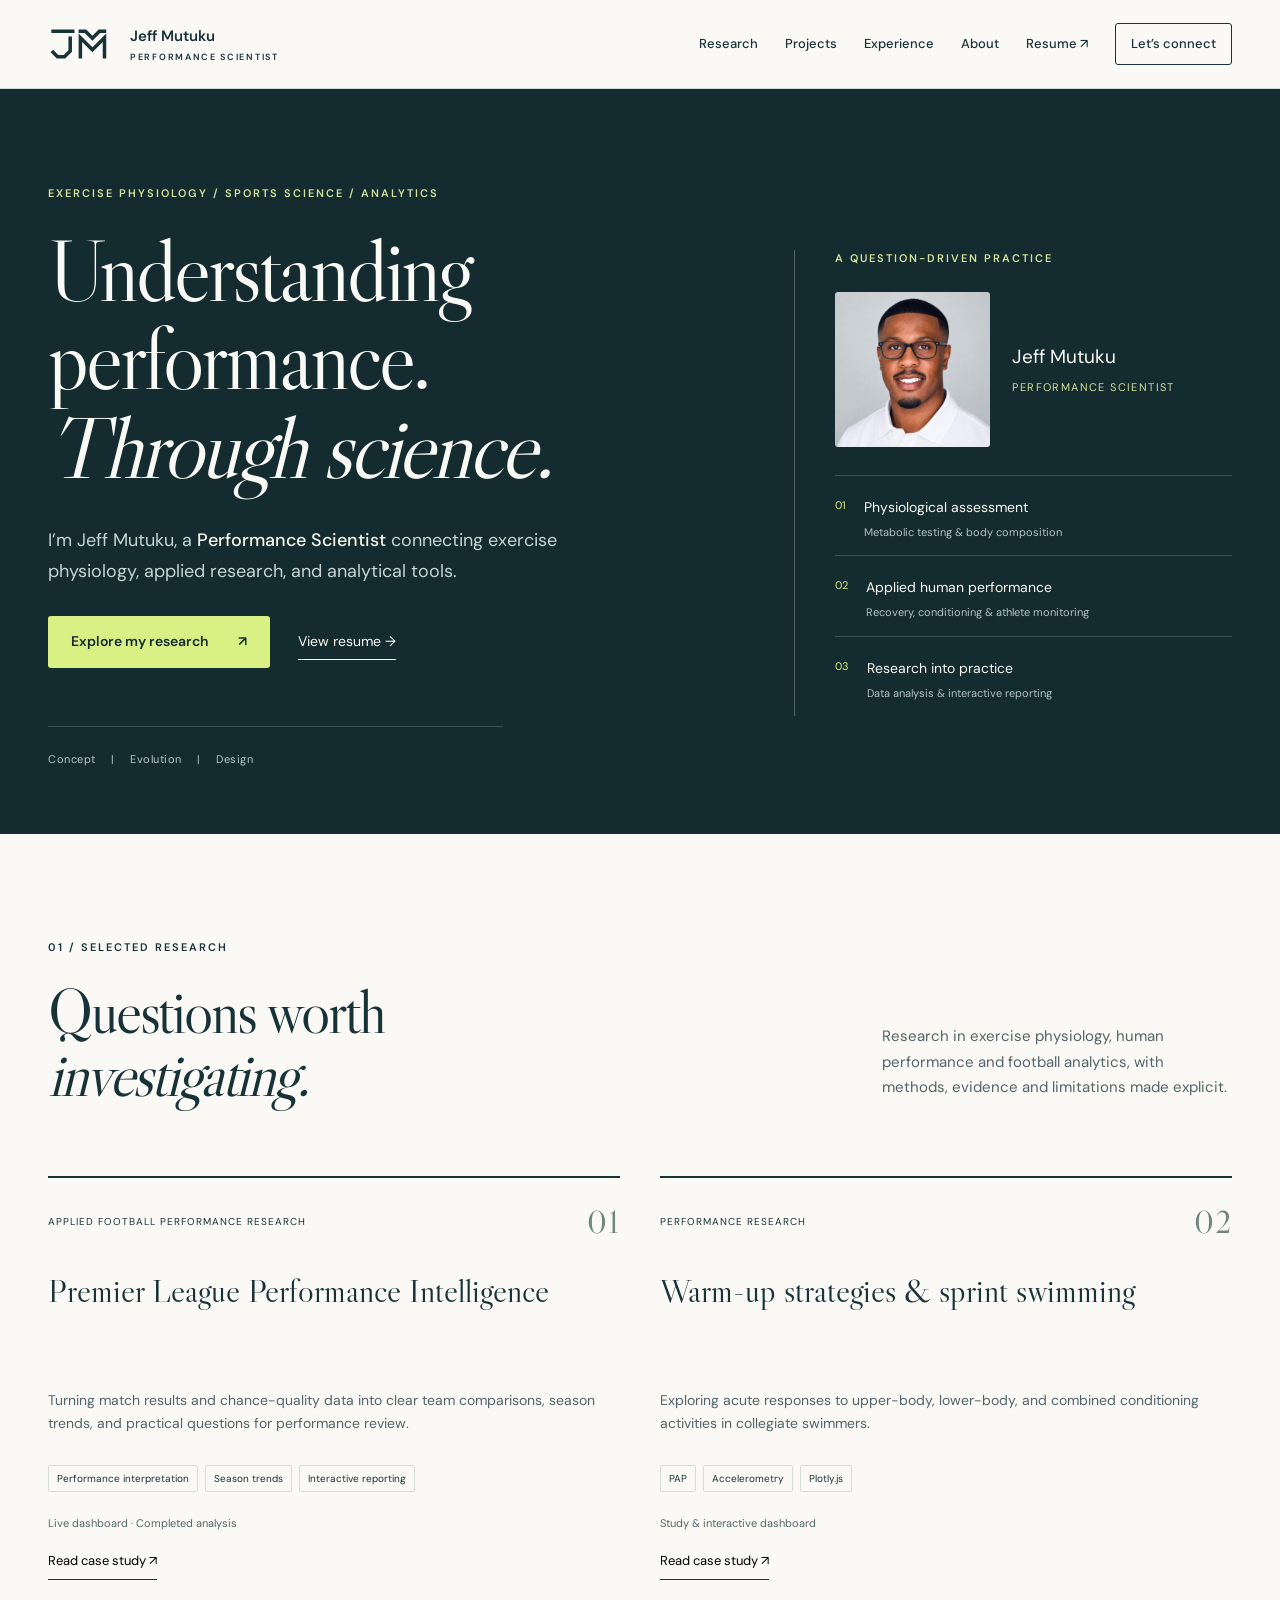
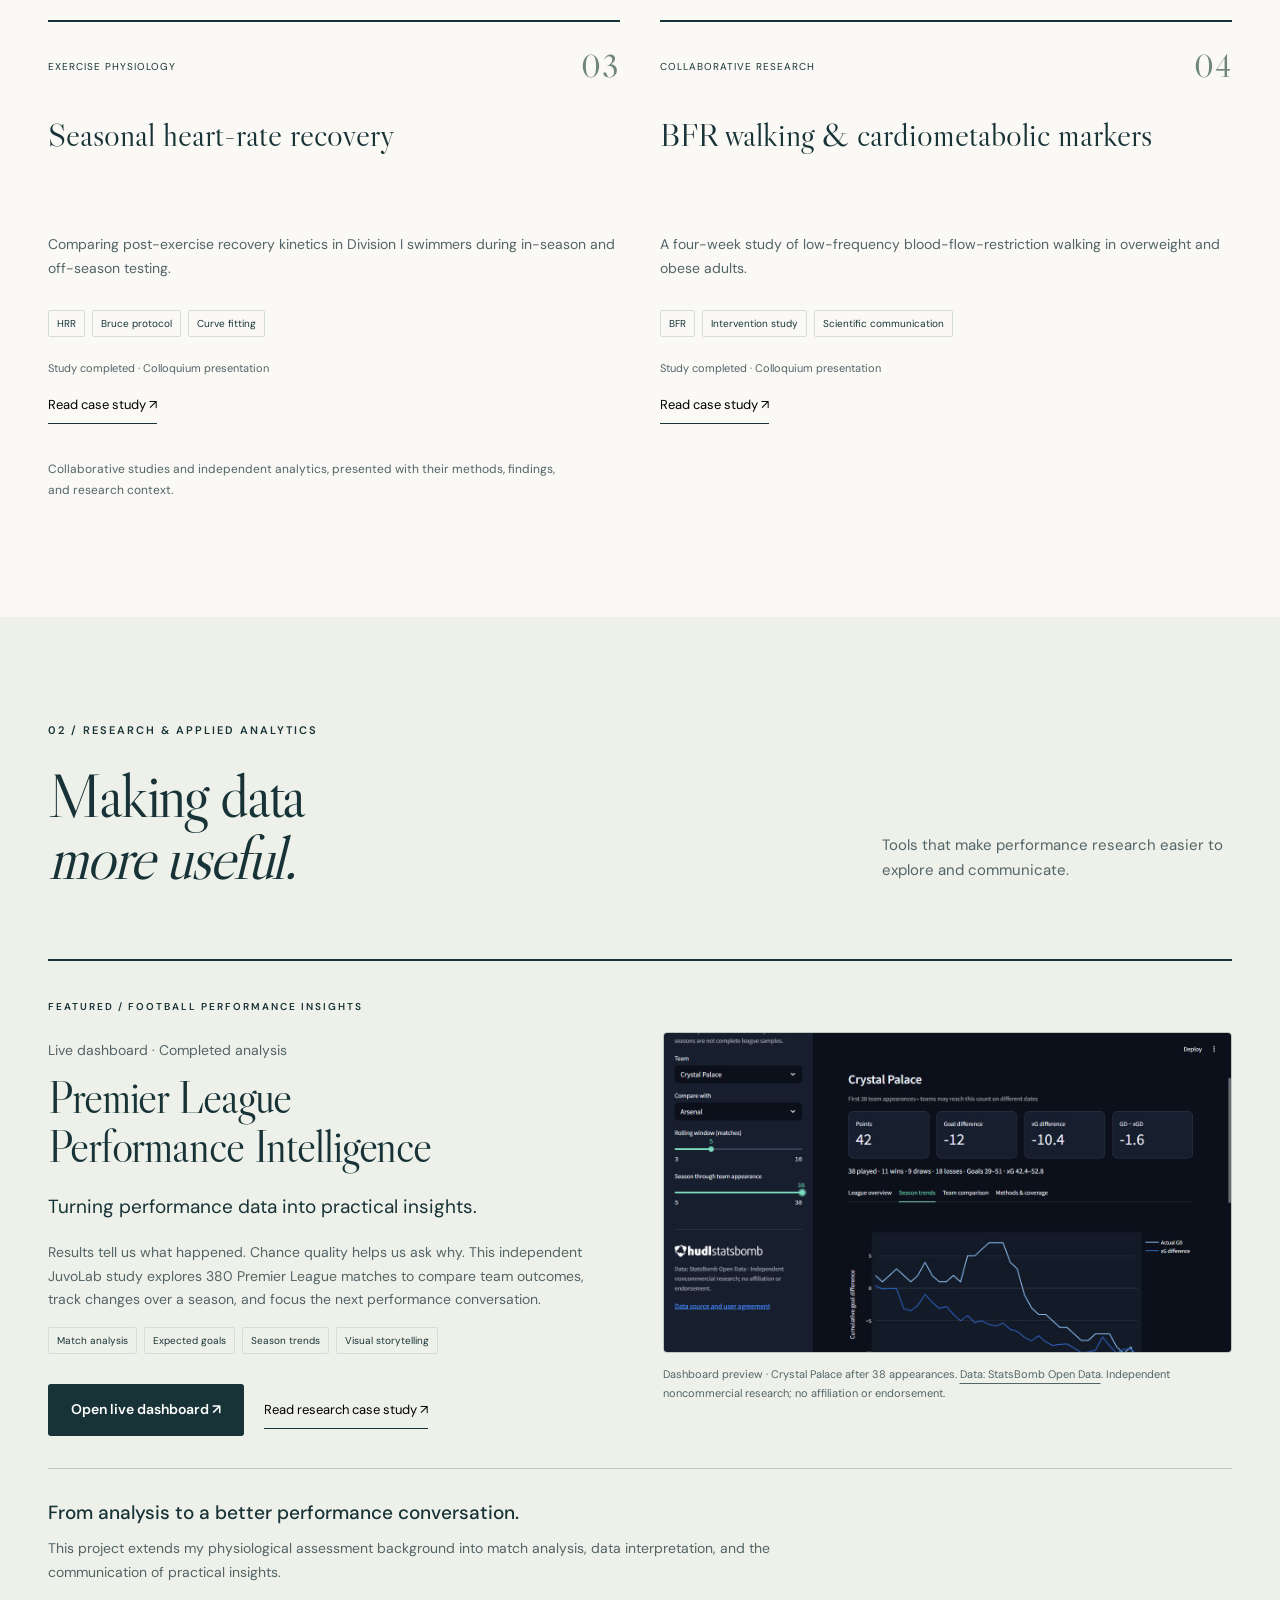
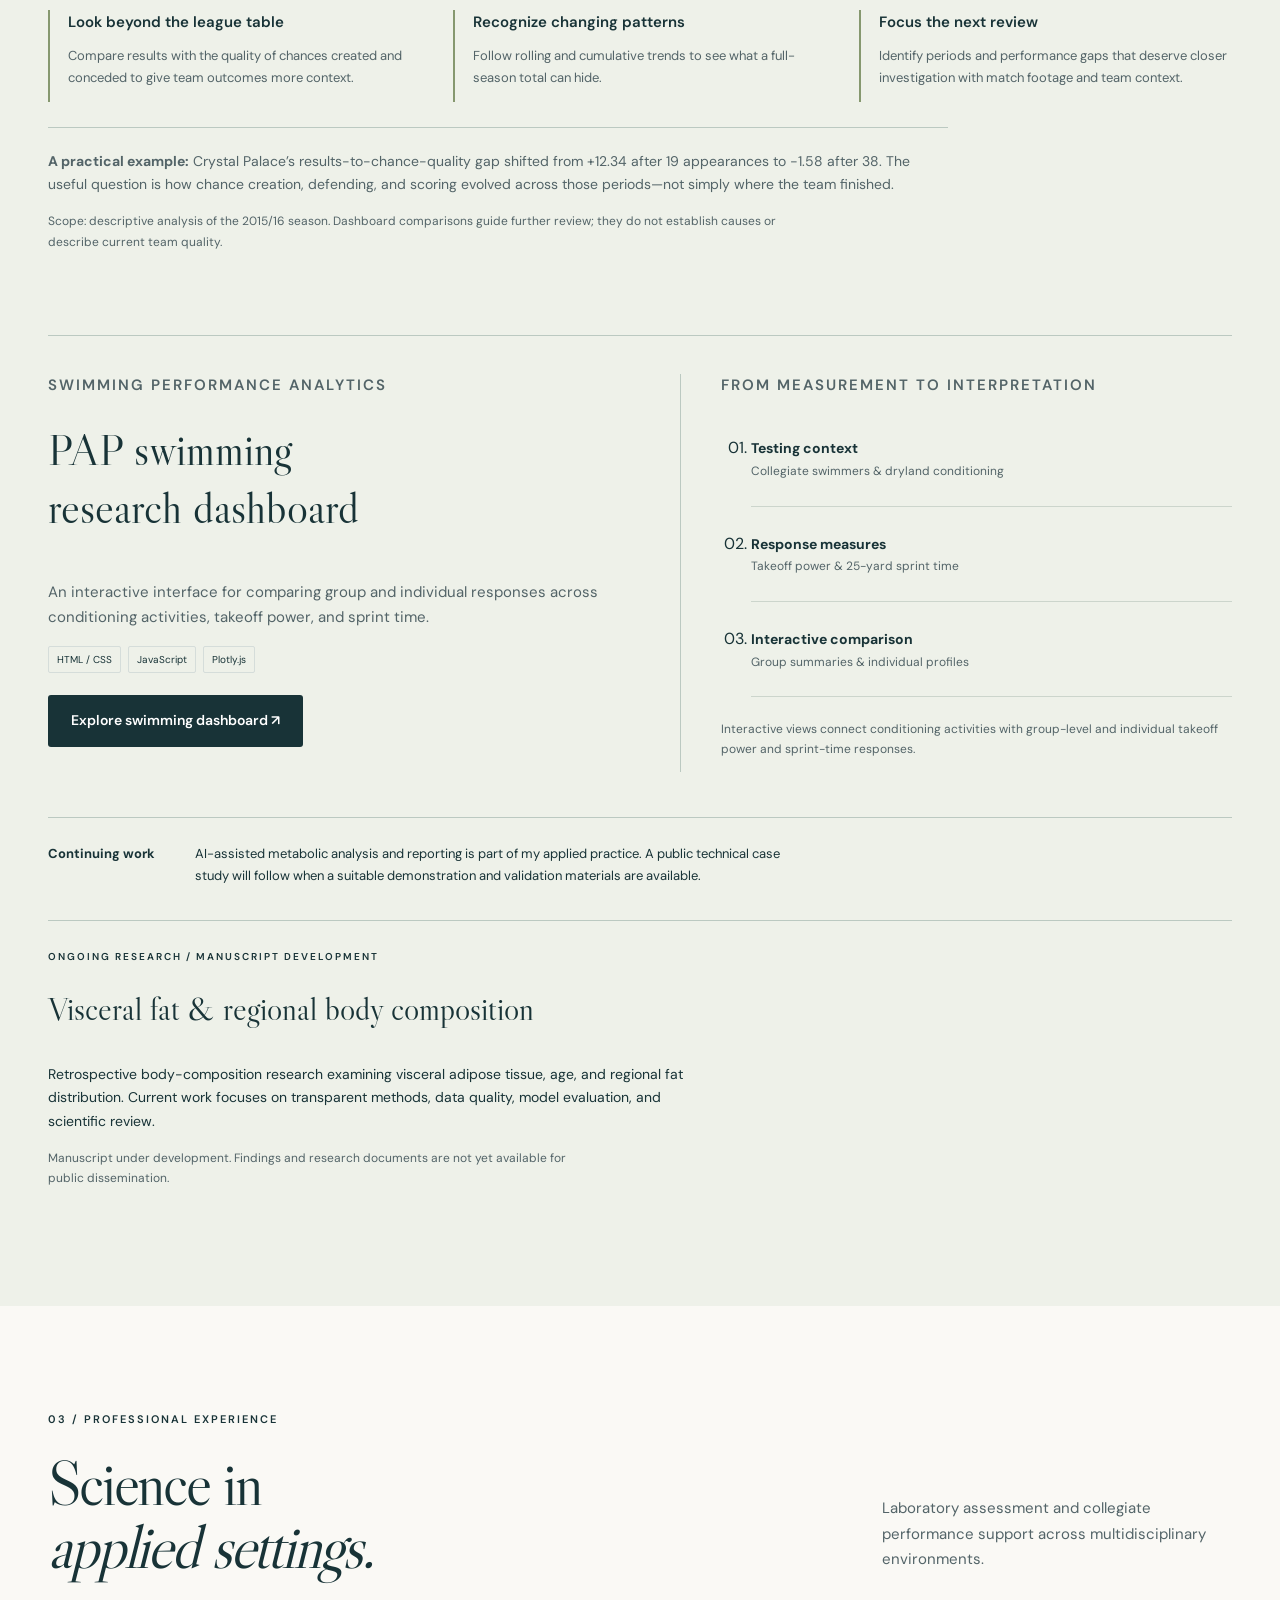
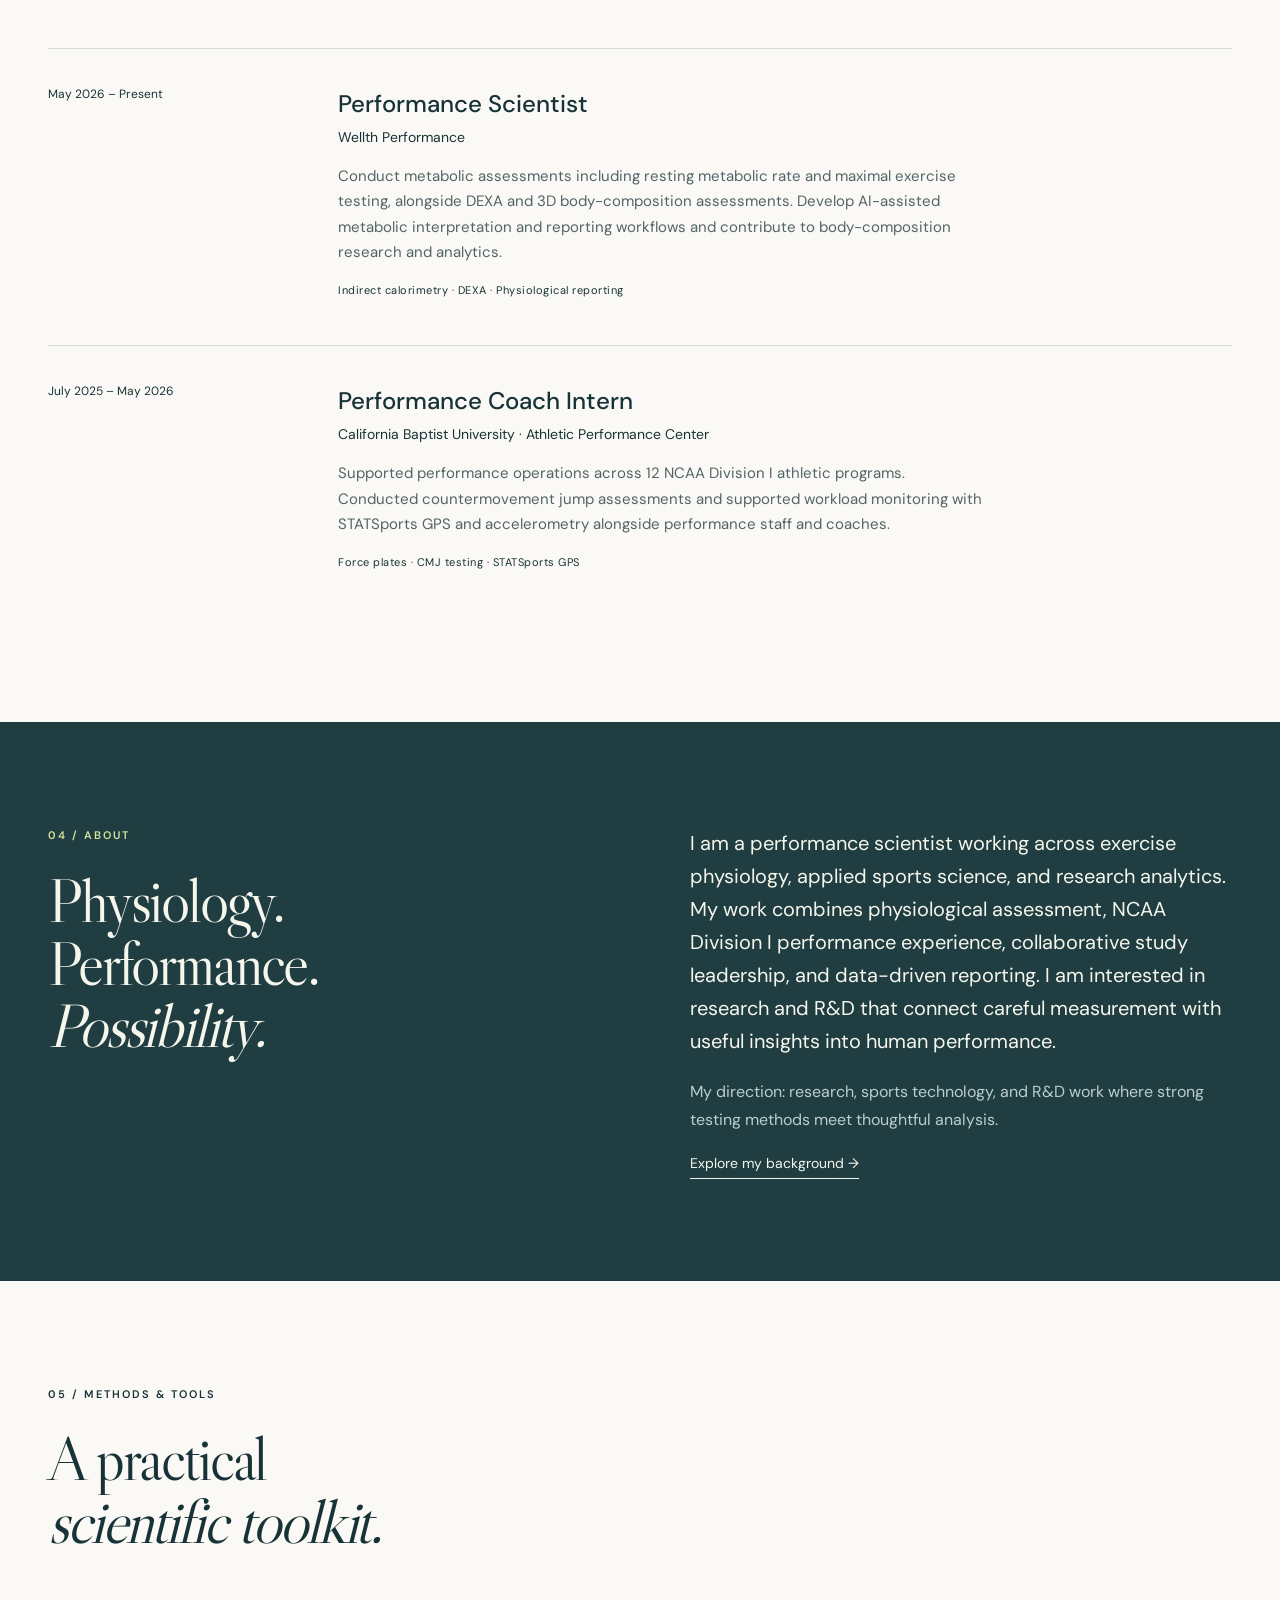
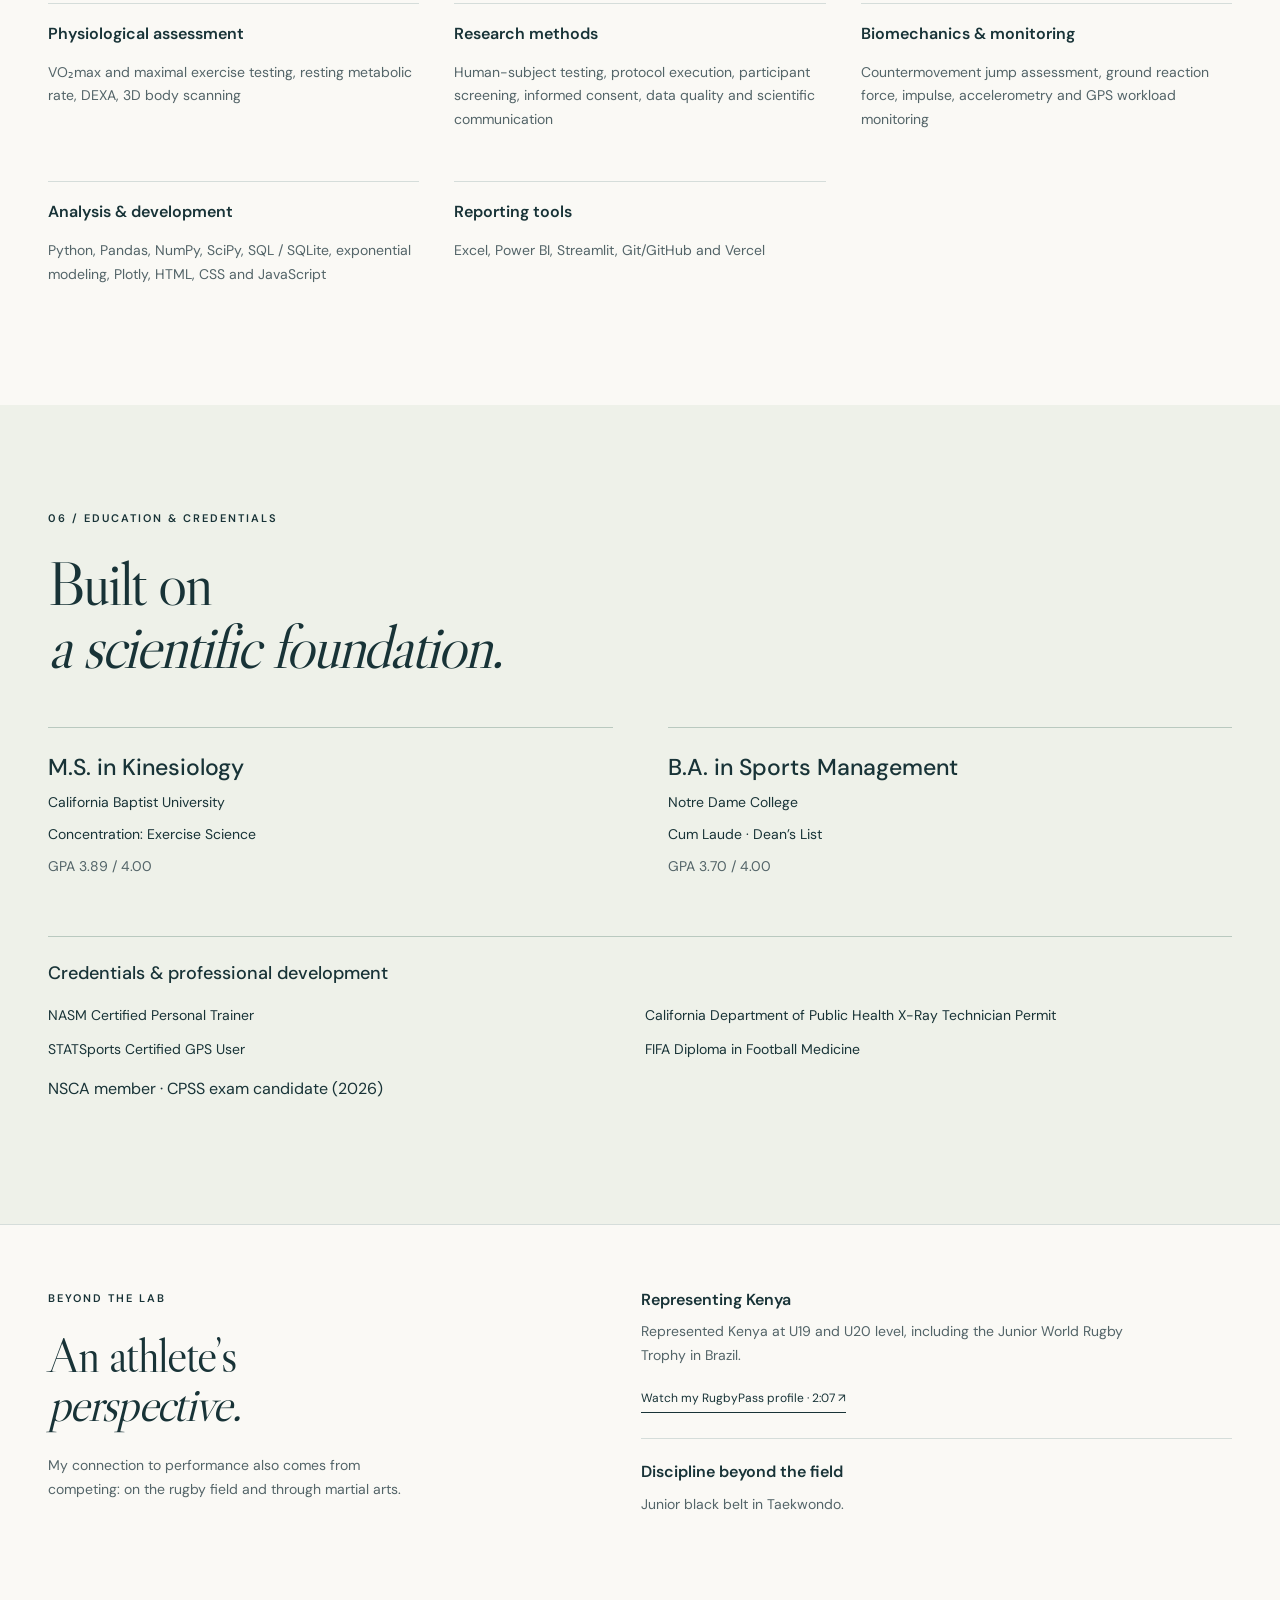
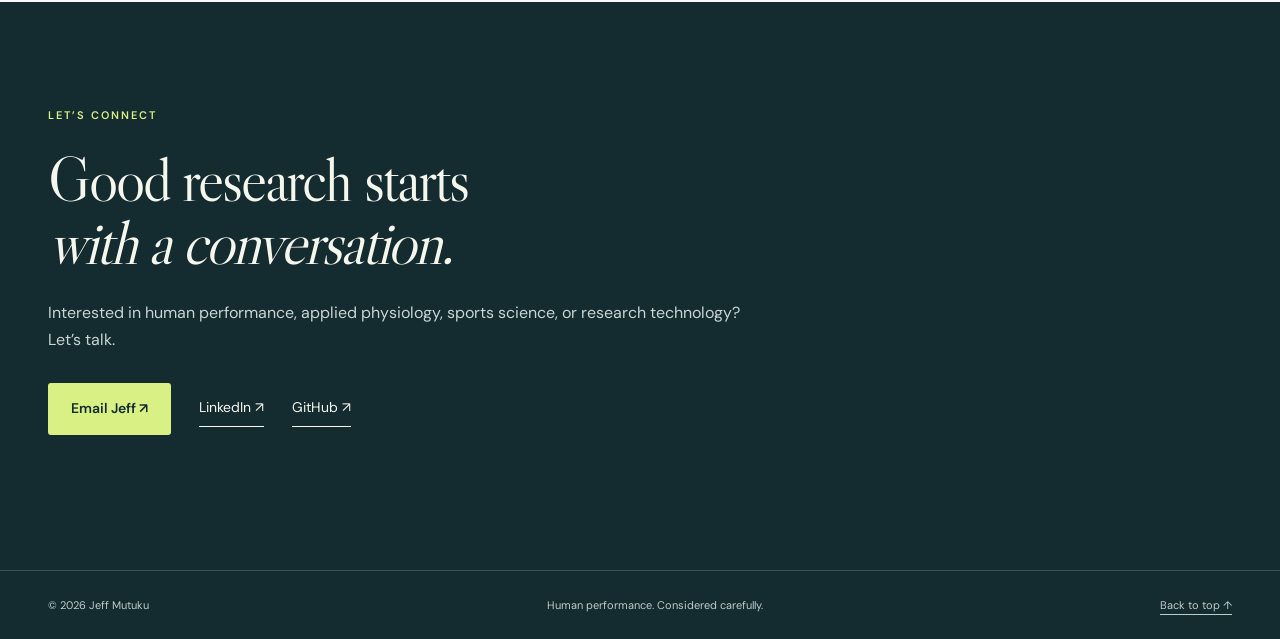
<file: index.html>
<!doctype html>
<html lang="en">
<head>
<meta charset="utf-8"><meta name="viewport" content="width=device-width,initial-scale=1">
<title>Jeff Mutuku | Performance Scientist</title>
<meta name="description" content="Jeff Mutuku — exercise physiology, applied sports science, human performance research and analytical tools. Explore research, projects and experience.">
<meta name="theme-color" content="#142b30"><link rel="icon" type="image/svg+xml" href="jm-mark.svg"><link rel="stylesheet" href="styles.css?v=20261109-r2">
<script src="content.js?v=20261109-r2" defer></script><script src="site.js?v=20261109-r2" defer></script>
</head>
<body>
<a class="skip" href="#main">Skip to content</a>
<header><div class="nav-wrap"><a class="brand" href="#home" aria-label="Jeff Mutuku home"><img class="jm-mark" src="jm-mark.svg" alt=""><span>Jeff Mutuku<small>PERFORMANCE SCIENTIST</small></span></a><button class="menu-toggle" aria-expanded="false" aria-controls="navigation">Menu</button><nav id="navigation" aria-label="Main navigation"><a href="#research">Research</a><a href="#projects">Projects</a><a href="#experience">Experience</a><a href="#about">About</a><a href="resume.html">Resume ↗</a><a class="nav-contact" href="#contact">Let’s connect</a></nav></div></header>
<main id="main">
<section class="hero" id="home"><div class="wrap hero-grid"><div><p class="eyebrow light">EXERCISE PHYSIOLOGY / SPORTS SCIENCE / ANALYTICS</p><h1>Understanding<br>performance.<br><em>Through science.</em></h1><p class="hero-intro">I’m Jeff Mutuku, a <strong>Performance Scientist</strong> connecting exercise physiology, applied research, and analytical tools.</p><div class="actions"><a class="button" href="#research">Explore my research <span>↗</span></a><a class="text-link" href="resume.html">View resume →</a></div><p class="hero-foot">Concept <span aria-hidden="true">|</span> Evolution <span aria-hidden="true">|</span> Design</p></div><aside class="hero-aside" aria-label="Research focus"><p class="eyebrow light">A QUESTION-DRIVEN PRACTICE</p><figure class="profile"><img class="profile-photo" src="profile.jpeg" alt="Jeff Mutuku, Performance Scientist" width="800" height="800"><figcaption>Jeff Mutuku<small>Performance Scientist</small></figcaption></figure><div class="focus-row"><span>01</span><p>Physiological assessment<small>Metabolic testing & body composition</small></p></div><div class="focus-row"><span>02</span><p>Applied human performance<small>Recovery, conditioning & athlete monitoring</small></p></div><div class="focus-row"><span>03</span><p>Research into practice<small>Data analysis & interactive reporting</small></p></div></aside></div></section>
<section id="research" class="section"><div class="wrap"><div class="section-heading"><div><p class="eyebrow">01 / SELECTED RESEARCH</p><h2>Questions worth<br><em>investigating.</em></h2></div><p>Research in exercise physiology, human performance and football analytics, with methods, evidence and limitations made explicit.</p></div><div id="research-cards" class="research-grid"></div><p class="section-note">Collaborative studies and independent analytics, presented with their methods, findings, and research context.</p></div></section>
<section id="projects" class="section tinted"><div class="wrap"><div class="section-heading"><div><p class="eyebrow">02 / RESEARCH & APPLIED ANALYTICS</p><h2>Making data<br><em>more useful.</em></h2></div><p>Tools that make performance research easier to explore and communicate.</p></div><article class="soccer-feature" aria-labelledby="soccer-title"><div class="soccer-intro"><p class="eyebrow">FEATURED / FOOTBALL PERFORMANCE INSIGHTS</p><p class="status">Live dashboard · Completed analysis</p><h3 id="soccer-title">Premier League<br>Performance Intelligence</h3><p class="soccer-lead">Turning performance data into practical insights.</p><p>Results tell us what happened. Chance quality helps us ask why. This independent JuvoLab study explores 380 Premier League matches to compare team outcomes, track changes over a season, and focus the next performance conversation.</p><div class="tags"><span>Match analysis</span><span>Expected goals</span><span>Season trends</span><span>Visual storytelling</span></div><div class="actions"><a class="button dark" href="https://juvolab-premier-league.streamlit.app/" target="_blank" rel="noopener noreferrer">Open live dashboard ↗</a><button class="card-action" data-project="soccer">Read research case study ↗</button></div></div><figure class="soccer-preview"><a href="https://juvolab-premier-league.streamlit.app/" target="_blank" rel="noopener noreferrer"><img src="soccer-performance-preview.png" width="1280" height="720" loading="lazy" alt="Dashboard preview showing Crystal Palace results and chance-quality trends, team filters and StatsBomb source attribution"></a><figcaption>Dashboard preview · Crystal Palace after 38 appearances. <a href="https://github.com/statsbomb/open-data" target="_blank" rel="noopener noreferrer">Data: StatsBomb Open Data</a>. Independent noncommercial research; no affiliation or endorsement.</figcaption></figure><div class="soccer-evidence"><h4>From analysis to a better performance conversation.</h4><p>This project extends my physiological assessment background into match analysis, data interpretation, and the communication of practical insights.</p><div class="evidence-grid"><div><h5>Look beyond the league table</h5><p>Compare results with the quality of chances created and conceded to give team outcomes more context.</p></div><div><h5>Recognize changing patterns</h5><p>Follow rolling and cumulative trends to see what a full-season total can hide.</p></div><div><h5>Focus the next review</h5><p>Identify periods and performance gaps that deserve closer investigation with match footage and team context.</p></div></div><p class="soccer-insight"><strong>A practical example:</strong> Crystal Palace’s results-to-chance-quality gap shifted from +12.34 after 19 appearances to −1.58 after 38. The useful question is how chance creation, defending, and scoring evolved across those periods—not simply where the team finished.</p><p class="soccer-limit">Scope: descriptive analysis of the 2015/16 season. Dashboard comparisons guide further review; they do not establish causes or describe current team quality.</p></div></article><article class="technical"><div><p class="eyebrow">SWIMMING PERFORMANCE ANALYTICS</p><h3>PAP swimming<br>research dashboard</h3><p>An interactive interface for comparing group and individual responses across conditioning activities, takeoff power, and sprint time.</p><div class="tags"><span>HTML / CSS</span><span>JavaScript</span><span>Plotly.js</span></div><a class="button dark" href="https://portfolio-site-two-rho-96.vercel.app/" target="_blank" rel="noopener noreferrer">Explore swimming dashboard ↗</a></div><div class="technical-detail"><p class="eyebrow">FROM MEASUREMENT TO INTERPRETATION</p><ol><li><strong>Testing context</strong><span>Collegiate swimmers & dryland conditioning</span></li><li><strong>Response measures</strong><span>Takeoff power & 25-yard sprint time</span></li><li><strong>Interactive comparison</strong><span>Group summaries & individual profiles</span></li></ol><p class="muted">Interactive views connect conditioning activities with group-level and individual takeoff power and sprint-time responses.</p></div></article><div class="development-note"><strong>Continuing work</strong><p>AI-assisted metabolic analysis and reporting is part of my applied practice. A public technical case study will follow when a suitable demonstration and validation materials are available.</p></div><article class="ongoing-research"><p class="eyebrow">ONGOING RESEARCH / MANUSCRIPT DEVELOPMENT</p><h3>Visceral fat & regional body composition</h3><p>Retrospective body-composition research examining visceral adipose tissue, age, and regional fat distribution. Current work focuses on transparent methods, data quality, model evaluation, and scientific review.</p><p class="muted">Manuscript under development. Findings and research documents are not yet available for public dissemination.</p></article></div></section>
<section id="experience" class="section"><div class="wrap"><div class="section-heading"><div><p class="eyebrow">03 / PROFESSIONAL EXPERIENCE</p><h2>Science in<br><em>applied settings.</em></h2></div><p>Laboratory assessment and collegiate performance support across multidisciplinary environments.</p></div><div id="experience-list"></div></div></section>
<section id="about" class="section dark-section"><div class="wrap about-grid"><div><p class="eyebrow light">04 / ABOUT</p><h2>Physiology.<br>Performance.<br><em>Possibility.</em></h2></div><div><p id="bio" class="large-copy"></p><p class="muted">My direction: research, sports technology, and R&D work where strong testing methods meet thoughtful analysis.</p><a class="text-link" href="resume.html">Explore my background →</a></div></div></section>
<section id="skills" class="section"><div class="wrap"><p class="eyebrow">05 / METHODS & TOOLS</p><h2>A practical<br><em>scientific toolkit.</em></h2><div id="skills-list" class="skills-grid"></div></div></section>
<section id="education" class="section tinted"><div class="wrap"><p class="eyebrow">06 / EDUCATION & CREDENTIALS</p><h2>Built on<br><em>a scientific foundation.</em></h2><div id="education-list" class="education-grid"></div><div class="credentials"><h3>Credentials & professional development</h3><ul id="credentials-list"></ul><p id="development"></p></div></div></section>
<section id="beyond-the-lab" class="personal-section"><div class="wrap personal-grid"><div><p class="eyebrow">BEYOND THE LAB</p><h2>An athlete’s<br><em>perspective.</em></h2><p>My connection to performance also comes from competing: on the rugby field and through martial arts.</p></div><div class="personal-details"><div><h3>Representing Kenya</h3><p>Represented Kenya at U19 and U20 level, including the Junior World Rugby Trophy in Brazil.</p><a class="text-link" href="https://www.youtube.com/watch?v=wt176hEl_lQ" target="_blank" rel="noopener noreferrer">Watch my RugbyPass profile · 2:07 ↗</a></div><div><h3>Discipline beyond the field</h3><p>Junior black belt in Taekwondo.</p></div></div></div></section>
<section id="contact" class="section contact"><div class="wrap"><p class="eyebrow light">LET’S CONNECT</p><h2>Good research starts<br><em>with a conversation.</em></h2><p>Interested in human performance, applied physiology, sports science, or research technology? Let’s talk.</p><div class="actions"><a class="button" href="mailto:Jffmutuku@gmail.com">Email Jeff ↗</a><a class="text-link" href="https://www.linkedin.com/in/jeffmutuku" target="_blank" rel="noopener noreferrer">LinkedIn ↗</a><a class="text-link" href="https://github.com/JuvoLab">GitHub ↗</a></div></div></section>
</main><footer><div class="wrap"><span>© 2026 Jeff Mutuku</span><span>Human performance. Considered carefully.</span><a href="#home">Back to top ↑</a></div></footer>
<dialog id="research-dialog" aria-labelledby="dialog-title"><div class="dialog-head"><p class="eyebrow">RESEARCH CASE STUDY</p><button id="close-dialog" aria-label="Close research case study">Close ×</button></div><div id="dialog-content"></div></dialog>
<noscript><p class="wrap">Enable JavaScript to view the detailed research, education and experience content. You can also <a href="resume.html">read the resume</a>.</p></noscript>
</body></html>
</file>
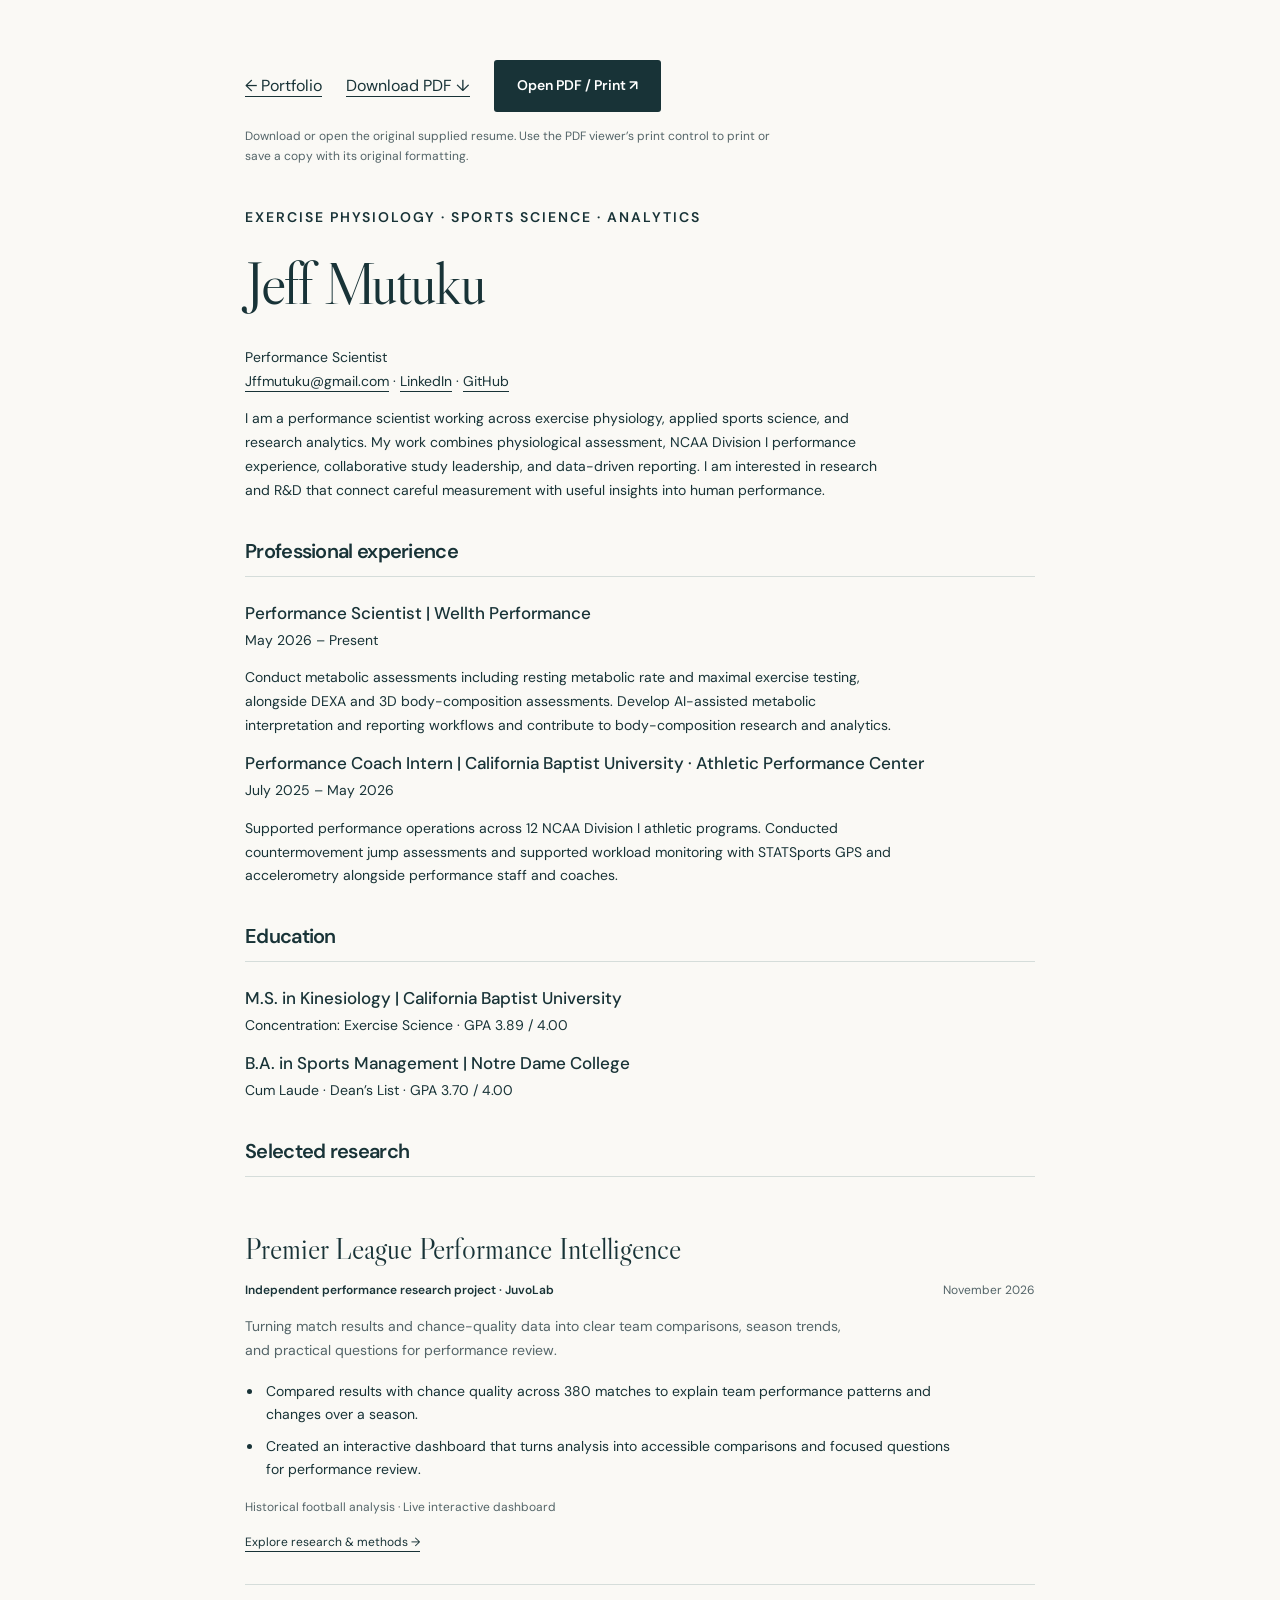
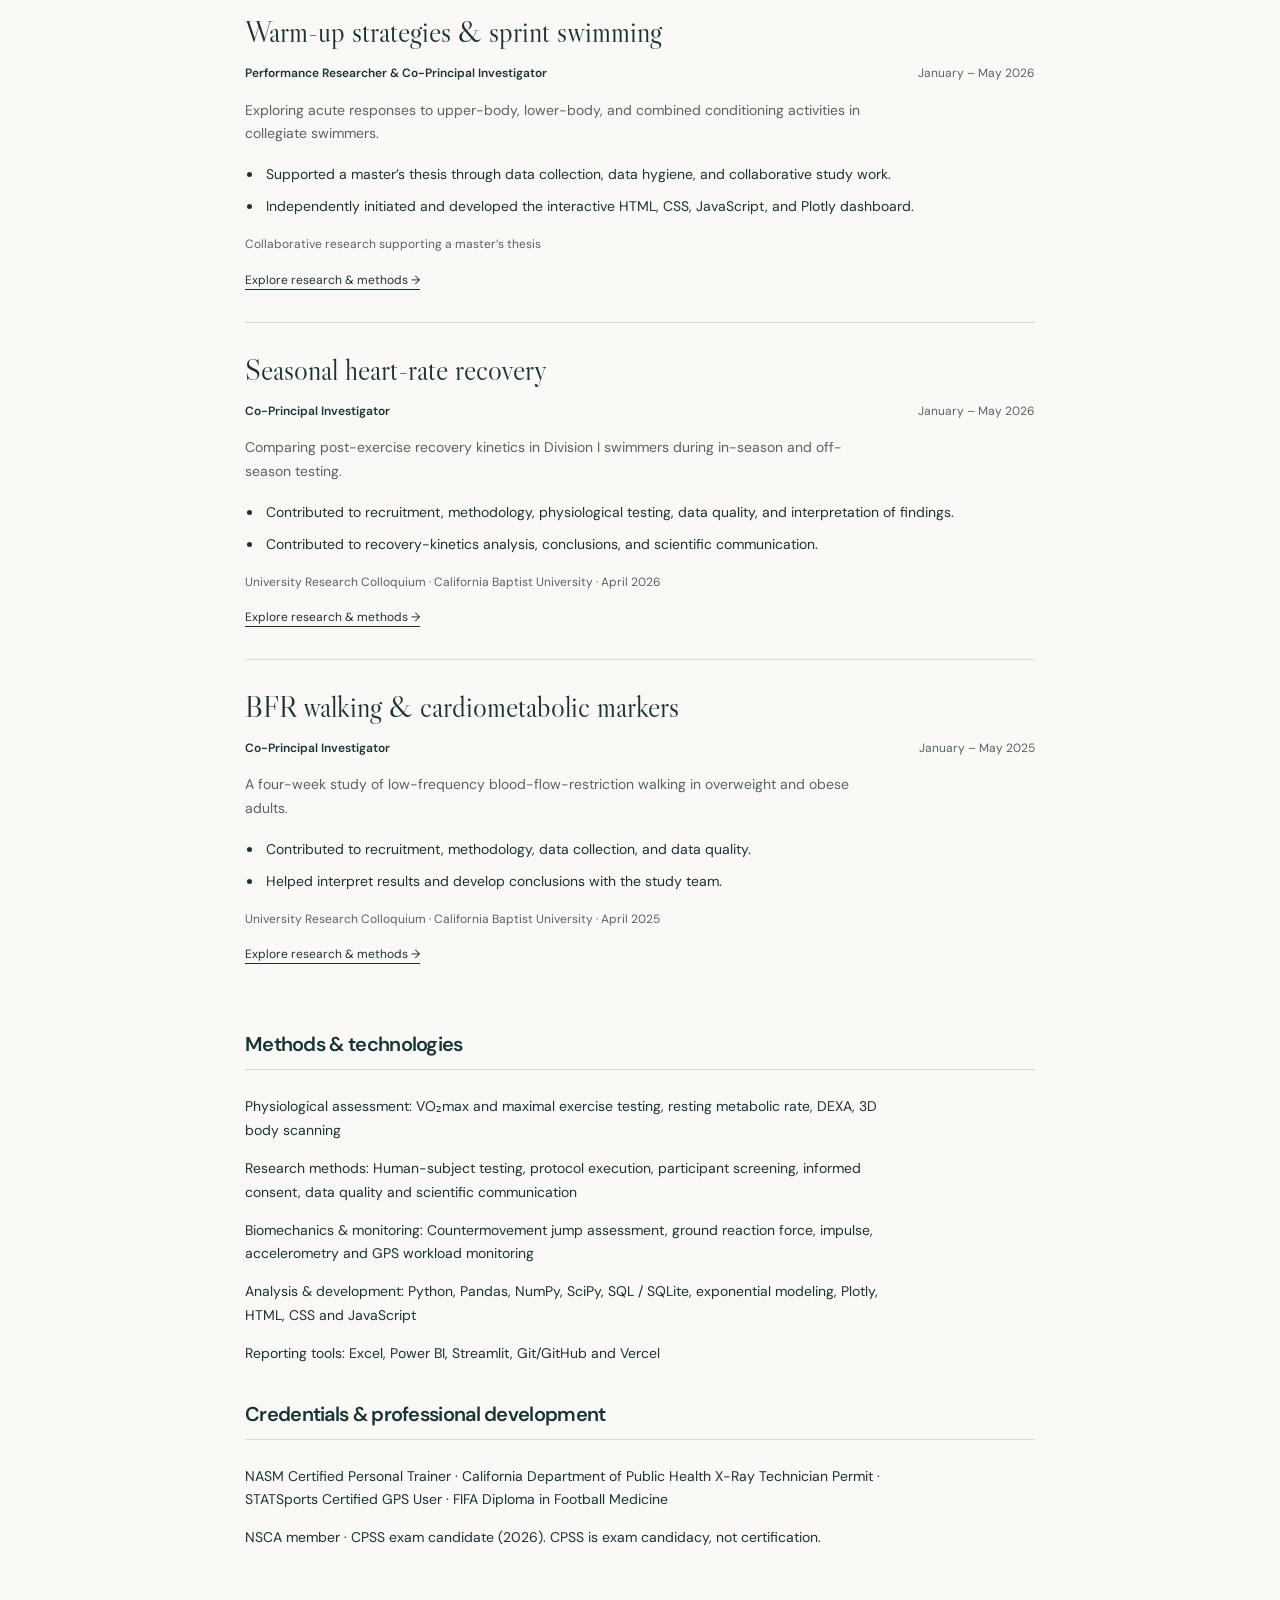
<file: resume.html>
<!doctype html><html lang="en"><head><meta charset="utf-8"><meta name="viewport" content="width=device-width,initial-scale=1"><title>Jeff Mutuku | Resume</title><link rel="stylesheet" href="styles.css?v=20261109-r2"><script src="content.js?v=20261109-r2" defer></script><script src="resume.js?v=20261109-r2" defer></script></head><body><main class="resume-page"><div class="resume-actions"><a href="index.html">← Portfolio</a><a href="Jeff-Mutuku-Resume.pdf?v=original-20261108" download="Jeff-Mutuku-Resume.pdf">Download PDF ↓</a><a class="button dark" href="Jeff-Mutuku-Resume.pdf?v=original-20261108" target="_blank" rel="noopener">Open PDF / Print ↗</a></div><p class="resume-file-note">Download or open the original supplied resume. Use the PDF viewer’s print control to print or save a copy with its original formatting.</p><p class="eyebrow" style="margin-top:40px">EXERCISE PHYSIOLOGY · SPORTS SCIENCE · ANALYTICS</p><h1>Jeff Mutuku</h1><p>Performance Scientist<br><a href="mailto:Jffmutuku@gmail.com">Jffmutuku@gmail.com</a> · <a href="https://www.linkedin.com/in/jeffmutuku">LinkedIn</a> · <a href="https://github.com/JuvoLab">GitHub</a></p><p id="resume-bio"></p><section><h2>Professional experience</h2><div id="resume-experience"></div></section><section><h2>Education</h2><div id="resume-education"></div></section><section aria-labelledby="selected-research"><h2 id="selected-research">Selected research</h2><div id="resume-research"></div></section><section><h2>Methods & technologies</h2><div id="resume-skills"></div></section><section><h2>Credentials & professional development</h2><p id="resume-credentials"></p><p id="resume-development"></p></section></main></body></html>
</file>
<file: styles.css>
@import url('https://fonts.googleapis.com/css2?family=DM+Sans:wght@400;500;600;700&family=Libre+Caslon+Display&display=swap');
:root{--ink:#183337;--muted:#536468;--paper:#faf9f5;--line:#d5ddda;--green:#d9f184;--serif:'Libre Caslon Display',Georgia,serif;--sans:'DM Sans',Arial,sans-serif}*{box-sizing:border-box}html{scroll-behavior:smooth;scroll-padding-top:105px}body{margin:0;color:var(--ink);background:var(--paper);font:16px/1.7 var(--sans)}a{color:inherit;text-underline-offset:5px}button{font:inherit;cursor:pointer}a,button{-webkit-tap-highlight-color:transparent}button:focus-visible,a:focus-visible,summary:focus-visible{outline:3px solid #168092;outline-offset:5px}h1,h2,h3,p{margin-top:0}h1,h2{font-family:var(--serif);font-weight:400;line-height:1.02;letter-spacing:-.035em}h1{font-size:clamp(3.5rem,6.8vw,7.2rem);margin-bottom:32px}h2{font-size:clamp(2.8rem,4.8vw,4.7rem);margin-bottom:25px}h3{font-size:1.5rem;line-height:1.3;font-weight:500}em{font-weight:400}p{max-width:65ch}.wrap{width:min(1200px,calc(100% - 96px));margin:auto}.skip{position:fixed;top:-100px;left:10px;background:white;padding:10px;z-index:100}.skip:focus{top:10px}header{background:var(--paper);border-bottom:1px solid var(--line);position:sticky;top:0;z-index:20}.nav-wrap{max-width:1400px;margin:auto;padding:23px 48px;display:flex;justify-content:space-between;align-items:center;gap:24px}.brand{display:flex;align-items:center;gap:14px;text-decoration:none;font:32px var(--serif)}.brand>span{font:600 15px var(--sans)}.brand small{display:block;font-size:8px;letter-spacing:1.5px;margin-top:5px}nav{display:flex;align-items:center;gap:27px;font-size:13px;font-weight:500}nav a{text-decoration:none}nav a:hover{text-decoration:underline}.nav-contact{padding:9px 15px;border:1px solid var(--ink);border-radius:3px}.menu-toggle{display:none}.hero{background:#142b30;color:#f9faf4;padding:96px 0 52px}.hero-grid{display:grid;grid-template-columns:1.5fr 1fr;gap:90px;align-items:center}.eyebrow{font-size:11px;font-weight:600;letter-spacing:2px;line-height:1.5;margin-bottom:25px}.light{color:#d3e39c}.hero-intro{max-width:530px;font-size:18px;color:#c7d5d5}.actions{display:flex;align-items:center;flex-wrap:wrap;gap:28px;margin:30px 0}.button{display:inline-flex;gap:30px;align-items:center;background:var(--green);padding:14px 23px;color:#142b30;border-radius:3px;text-decoration:none;font-size:14px;font-weight:600}.button:hover{background:#e7f6b4}.text-link{font-size:14px;text-decoration:none;border-bottom:1px solid currentColor;padding:6px 0}.hero-foot{border-top:1px solid #3d5255;margin-top:58px;padding-top:22px;font-size:11px;color:#b5c8c8;letter-spacing:.5px}.hero-foot span{margin:0 12px}.hero-aside{border-left:1px solid #536266;padding-left:40px}.aside-title{font-family:var(--serif);font-size:35px;line-height:1.25;margin-bottom:40px}.focus-row{display:flex;gap:18px;border-top:1px solid #3d5255;padding-top:20px}.focus-row>span{font-size:11px;color:var(--green)}.focus-row p{font-size:14px}.focus-row small{display:block;color:#b3c4c5;font-size:11px;margin-top:3px}.section{padding:105px 0}.section-heading{display:flex;align-items:end;justify-content:space-between;gap:60px;margin-bottom:45px}.section-heading>p{max-width:350px;font-size:15px;color:var(--muted);margin-bottom:30px}.research-grid{display:grid;grid-template-columns:repeat(3,1fr);gap:25px}.research-card{border-top:2px solid var(--ink);display:flex;flex-direction:column;padding:24px 0 0}.card-top{display:flex;justify-content:space-between;align-items:center;gap:12px;font-size:10px;text-transform:uppercase;letter-spacing:1px;margin-bottom:28px}.card-number{font:32px var(--serif);color:#71847e}.research-card h3{font-family:var(--serif);font-size:33px;min-height:86px}.research-card p{font-size:14px;color:var(--muted)}.tags{display:flex;flex-wrap:wrap;gap:7px;margin:15px 0 22px}.tags span{font-size:10px;border:1px solid var(--line);padding:4px 8px;border-radius:2px}.status{font-size:11px;color:#536468;margin:0 0 10px}.card-action{align-self:start;background:transparent;border:0;border-bottom:1px solid var(--ink);padding:7px 0;font-size:13px;margin-top:auto}.section-note{font-size:12px;color:var(--muted);margin-top:35px}.tinted{background:#eef1e9}.technical{display:grid;grid-template-columns:1fr 1fr;gap:80px;border-top:1px solid #bbc9c1;padding-top:38px}.technical h3{font-family:var(--serif);font-size:44px}.technical p{font-size:15px;color:var(--muted)}.dark{background:var(--ink);color:white}.dark:hover{background:#29575b}.technical-detail{border-left:1px solid #bbc9c1;padding-left:40px}.technical-detail ol{list-style:decimal-leading-zero;padding-left:30px}.technical-detail li{padding:13px 0 24px;border-bottom:1px solid #ccd5cc;margin-bottom:10px}.technical-detail li strong,.technical-detail li span{display:block;font-size:14px}.technical-detail li span{font-size:12px;color:var(--muted)}.technical-detail .muted{font-size:12px;margin-top:22px}.development-note{border-top:1px solid #bbc9c1;margin-top:45px;padding-top:25px;display:flex;gap:40px;font-size:13px}.development-note strong{white-space:nowrap}.experience-row{display:grid;grid-template-columns:240px 1fr;gap:50px;padding:35px 0;border-top:1px solid var(--line)}.experience-row .date{font-size:12px}.experience-row h3{margin:4px 0 7px}.org{font-size:14px}.experience-row .desc{font-size:15px;color:var(--muted)}.experience-row .tools{font-size:11px;letter-spacing:.5px}.dark-section{background:#203e42;color:#f5f6ec}.about-grid{display:grid;grid-template-columns:1fr 1fr;gap:100px}.large-copy{font-size:20px;line-height:1.65}.dark-section .muted{color:#bccdcd}.skills-grid{display:grid;grid-template-columns:repeat(3,1fr);gap:35px;margin-top:50px}.skill{border-top:1px solid var(--line);padding-top:20px}.skill h3{font-size:16px;font-weight:600}.skill p{font-size:14px;color:var(--muted)}.education-grid{display:grid;grid-template-columns:1fr 1fr;gap:55px;margin:50px 0}.education-card{border-top:1px solid #b9c9bf;padding-top:25px}.education-card h3{margin-bottom:8px;font-size:23px}.education-card p{font-size:14px;margin-bottom:8px}.education-card .date{font-size:12px}.credentials{border-top:1px solid #b9c9bf;padding-top:25px}.credentials h3{font-size:18px}.credentials ul{padding:0;list-style:none;display:grid;grid-template-columns:1fr 1fr;gap:10px;font-size:14px}.credentials .muted{font-size:12px}.contact{background:#142b30;color:#f5f7ed}.contact p{color:#c7d5d5}.contact .eyebrow{color:var(--green)}footer{background:#142b30;color:#bdcdcb;border-top:1px solid #3d5255;padding:25px 0;font-size:11px}footer .wrap{display:flex;justify-content:space-between;gap:20px}dialog{border:0;border-radius:5px;padding:35px 45px;width:min(850px,calc(100% - 36px));max-height:88vh;overflow:auto;background:var(--paper);color:var(--ink)}dialog::backdrop{background:#081c22c9}.dialog-head{display:flex;justify-content:space-between;align-items:start;gap:20px;position:sticky;top:-35px;background:var(--paper);padding:12px 0;z-index:1}.dialog-head button{background:none;border:1px solid #7d9188;border-radius:3px;font-size:12px;padding:5px 12px}dialog h2{font-size:42px}dialog h3{font-size:16px;margin-top:28px;font-weight:600}dialog p{font-size:14px}dialog img{width:100%;height:auto;margin-top:20px}dialog .source{font-size:12px;color:var(--muted);border-top:1px solid var(--line);padding-top:20px;margin-top:30px}.resume-page{max-width:850px;margin:60px auto;padding:0 30px}.resume-page h1{font-size:60px}.resume-page h2{font:600 20px var(--sans);border-bottom:1px solid var(--line);padding-bottom:12px;margin-top:35px}.resume-page h3{font-size:17px;margin-bottom:5px}.resume-page p,.resume-page li{font-size:14px}.resume-actions{display:flex;gap:25px;align-items:center}.muted{color:var(--muted)}
@media(min-width:1500px){.hero{padding-top:115px;padding-bottom:75px}}@media(max-width:1050px){.nav-wrap{padding:20px 30px}nav{gap:15px}.wrap{width:calc(100% - 60px)}.hero-grid{gap:40px}.hero-aside{padding-left:25px}.research-card h3{font-size:29px}.about-grid{gap:50px}}@media(max-width:780px){html{scroll-padding-top:90px}.nav-wrap{padding:17px 22px}.brand{font-size:28px}.brand>span{font-size:13px}.brand small{font-size:7px}.menu-toggle{display:block;background:none;border:1px solid var(--ink);padding:6px 12px;border-radius:3px;font-size:13px}nav{display:none;position:absolute;left:0;right:0;top:100%;background:var(--paper);padding:25px;flex-direction:column;align-items:stretch;gap:18px;border-bottom:1px solid var(--line);box-shadow:0 8px 10px #142b3010}nav.open{display:flex}nav a{padding:7px;font-size:16px}.wrap{width:calc(100% - 44px)}.hero{padding:60px 0 35px}.hero-grid{grid-template-columns:1fr;gap:35px}h1{font-size:clamp(3.3rem,10vw,5.5rem)}.hero .eyebrow{font-size:9px;letter-spacing:1.3px}.hero-intro{font-size:16px}.hero-foot{margin-top:35px}.hero-foot span{margin:0 5px}.hero-aside{border-left:0;border-top:1px solid #536266;padding:25px 0 0}.aside-title{font-size:30px;margin-bottom:22px}.section{padding:65px 0}.section-heading{display:block;margin-bottom:25px}.section-heading>p{max-width:100%}.research-grid{grid-template-columns:1fr;gap:35px}.research-card h3{min-height:0;font-size:35px}.card-top{margin-bottom:12px}.research-card p{max-width:100%}.technical{grid-template-columns:1fr;gap:25px}.technical-detail{border-left:0;border-top:1px solid #bbc9c1;padding:25px 0 0}.development-note{display:block}.experience-row{grid-template-columns:1fr;gap:10px}.about-grid{grid-template-columns:1fr;gap:20px}.large-copy{font-size:18px}.skills-grid{grid-template-columns:1fr 1fr;gap:25px}.education-grid{grid-template-columns:1fr;gap:30px}.credentials ul{grid-template-columns:1fr}.actions{gap:20px}.contact h2{font-size:43px}footer .wrap{flex-wrap:wrap}dialog{padding:24px}dialog h2{font-size:34px}.dialog-head{top:-24px}.resume-page{margin:30px auto}.resume-page h1{font-size:50px}}@media(max-width:420px){.skills-grid{grid-template-columns:1fr}.hero-foot{font-size:10px}.hero-foot span{display:none}.hero-foot{max-width:270px}}@media(prefers-reduced-motion:reduce){html{scroll-behavior:auto}*{animation:none!important;transition:none!important}}@media print{header,footer,.resume-actions{display:none}body{background:white;color:black}.resume-page{margin:0;max-width:100%;padding:0}.resume-page h1{font-size:32px}.resume-page h2{margin-top:20px;font-size:16px}.resume-page p,.resume-page li{font-size:11px;line-height:1.45}.experience-row{padding:10px 0}.resume-page section{break-inside:avoid}a{text-decoration:none}}
/* Personal identity: original angular JM mark and owner-supplied portrait. */
.jm-mark{display:block;width:66px;height:42px;flex:0 0 auto}.brand{gap:16px}.brand small{font-size:9px;letter-spacing:1.7px}.profile{margin:0 0 28px;display:flex;align-items:center;gap:22px}.profile-photo{width:155px;height:155px;object-fit:cover;border-radius:3px;filter:none}.profile figcaption{font-size:19px;line-height:1.5}.profile figcaption small{display:block;font-size:11px;letter-spacing:1.4px;text-transform:uppercase;color:#d3e39c;margin-top:8px}.hero-intro strong{font-weight:500;color:#f5f7ed}.hero-foot{line-height:1.9}.ongoing-research{border-top:1px solid #bbc9c1;padding-top:28px;margin-top:20px}.ongoing-research h3{font-family:var(--serif);font-size:32px}.ongoing-research>p{font-size:14px}.ongoing-research .eyebrow{font-size:10px}.ongoing-research .muted,.project-meta{font-size:12px}.project-role{font-weight:600}.project-meta{color:var(--muted)}@media(max-width:780px){.jm-mark{width:53px;height:35px}.brand{gap:10px}.brand small{font-size:8px;letter-spacing:1.1px}.profile-photo{width:125px;height:125px}.profile figcaption{font-size:19px}.profile{margin-bottom:26px}}
.hero-achievements{display:flex;flex-wrap:wrap;gap:8px 17px;list-style:none;padding:0;margin:12px 0 0;max-width:570px;color:#d7e2db;font-size:11px;line-height:1.8}.hero-achievements li{border-left:2px solid #85976a;padding-left:10px}.hero-foot{margin-bottom:12px}.resume-actions{flex-wrap:wrap;gap:16px 24px}.resume-file-note{font-size:12px!important;color:var(--muted);margin:14px 0 0;max-width:68ch}.resume-study{padding:30px 0;border-bottom:1px solid var(--line)}.resume-study:last-child{border-bottom:0}.resume-study h3{font-family:var(--serif);font-size:29px;font-weight:400;line-height:1.2;margin:0 0 13px;max-width:32ch}.resume-study-meta{display:flex;justify-content:space-between;gap:10px 25px;align-items:baseline;margin-bottom:15px}.resume-study-meta p{margin:0}.resume-study-role{font-size:12px!important;font-weight:600;color:var(--ink);max-width:45ch}.resume-study-date{font-size:12px!important;white-space:nowrap;color:var(--muted)}.resume-study-summary{color:var(--muted);max-width:62ch;margin-bottom:17px}.resume-study-contributions{padding-left:18px;max-width:65ch;margin:0 0 17px}.resume-study-contributions li{margin:0 0 9px;padding-left:3px;line-height:1.65}.resume-study-context{font-size:12px!important;color:var(--muted);line-height:1.6;margin:0 0 10px}.resume-study-link{font-size:12px}.personal-section{padding:65px 0 70px;border-top:1px solid var(--line);background:var(--paper)}.personal-grid{display:grid;grid-template-columns:1fr 1.2fr;gap:100px}.personal-grid h2{font-size:48px}.personal-grid>div>p:last-child{font-size:14px;color:var(--muted);max-width:38ch}.personal-details>div+div{border-top:1px solid var(--line);margin-top:28px;padding-top:23px}.personal-details h3{font-size:16px;font-weight:600;margin-bottom:10px}.personal-details p{font-size:14px;color:var(--muted);max-width:50ch;margin-bottom:15px}.personal-details .text-link{font-size:12px}@media(max-width:780px){.hero-achievements{gap:8px 12px;font-size:10px;margin-bottom:4px}.resume-study{padding:26px 0}.resume-study h3{font-size:27px}.resume-study-meta{display:block}.resume-study-date{margin-top:6px!important}.personal-grid{grid-template-columns:1fr;gap:24px}.personal-grid h2{font-size:40px}.personal-section{padding:45px 0}.resume-actions{align-items:start}.resume-actions .button{padding:10px 15px}.resume-file-note{margin-top:18px}}@media print{.resume-file-note,.resume-study-link{display:none}}

@media(max-width:420px){.hero-foot span{display:inline}}

/* Football analytics feature: evidence stays close to the capability claim. */
.research-grid{grid-template-columns:repeat(2,minmax(0,1fr));gap:40px}
.soccer-feature{border-top:2px solid var(--ink);padding:38px 0 48px;margin-bottom:35px;display:grid;grid-template-columns:1fr 1fr;gap:32px 45px}
.soccer-intro h3{font:400 clamp(2rem,3.5vw,3rem)/1.1 var(--serif);letter-spacing:-.025em;margin-bottom:22px}
.soccer-intro p{font-size:14px;color:var(--muted)}.soccer-intro .eyebrow{font-size:10px;color:var(--ink)}.soccer-intro .soccer-lead{font-size:19px;line-height:1.5;color:var(--ink)}
.soccer-intro .actions{gap:20px;margin-bottom:0}.soccer-intro .button{border:0;text-align:left}
.soccer-preview{margin:0;align-self:center;min-width:0}.soccer-preview img{display:block;width:100%;height:auto;border:1px solid #bbc9c1;border-radius:4px}.soccer-preview a:focus-visible{display:block}.soccer-preview figcaption{font-size:11px;line-height:1.7;color:var(--muted);margin-top:12px}
.soccer-evidence{grid-column:1/-1;border-top:1px solid #bbc9c1;padding-top:28px}.soccer-evidence h4{font-size:19px;font-weight:500;margin:0 0 8px}.soccer-evidence>p{font-size:14px;color:var(--muted);max-width:75ch}
.evidence-grid{display:grid;grid-template-columns:repeat(3,minmax(0,1fr));gap:32px;margin:25px 0}.evidence-grid>div{border-left:2px solid #86986f;padding-left:18px}.evidence-grid h5{font-size:15px;margin:0 0 10px;font-weight:600}.evidence-grid p{font-size:13px;color:var(--muted);margin-bottom:12px}.evidence-grid a{font-size:12px}.soccer-evidence .soccer-limit{font-size:12px;max-width:95ch;margin-bottom:0}.project-resources{display:flex;flex-wrap:wrap;gap:15px 25px;margin-top:22px}
@media(max-width:780px){.research-grid{grid-template-columns:1fr;gap:35px}.soccer-feature{grid-template-columns:1fr;gap:30px;padding-top:28px}.soccer-evidence{grid-column:auto}.evidence-grid{grid-template-columns:1fr;gap:25px}.soccer-intro .actions{align-items:start;flex-direction:column}}

.soccer-evidence .soccer-insight{max-width:90ch;border-top:1px solid #bbc9c1;padding-top:22px;margin-top:25px;font-size:14px}.soccer-intro .actions .card-action{margin-top:0;align-self:center}@media(max-width:780px){.soccer-intro .actions .card-action{align-self:start}}
</file>
